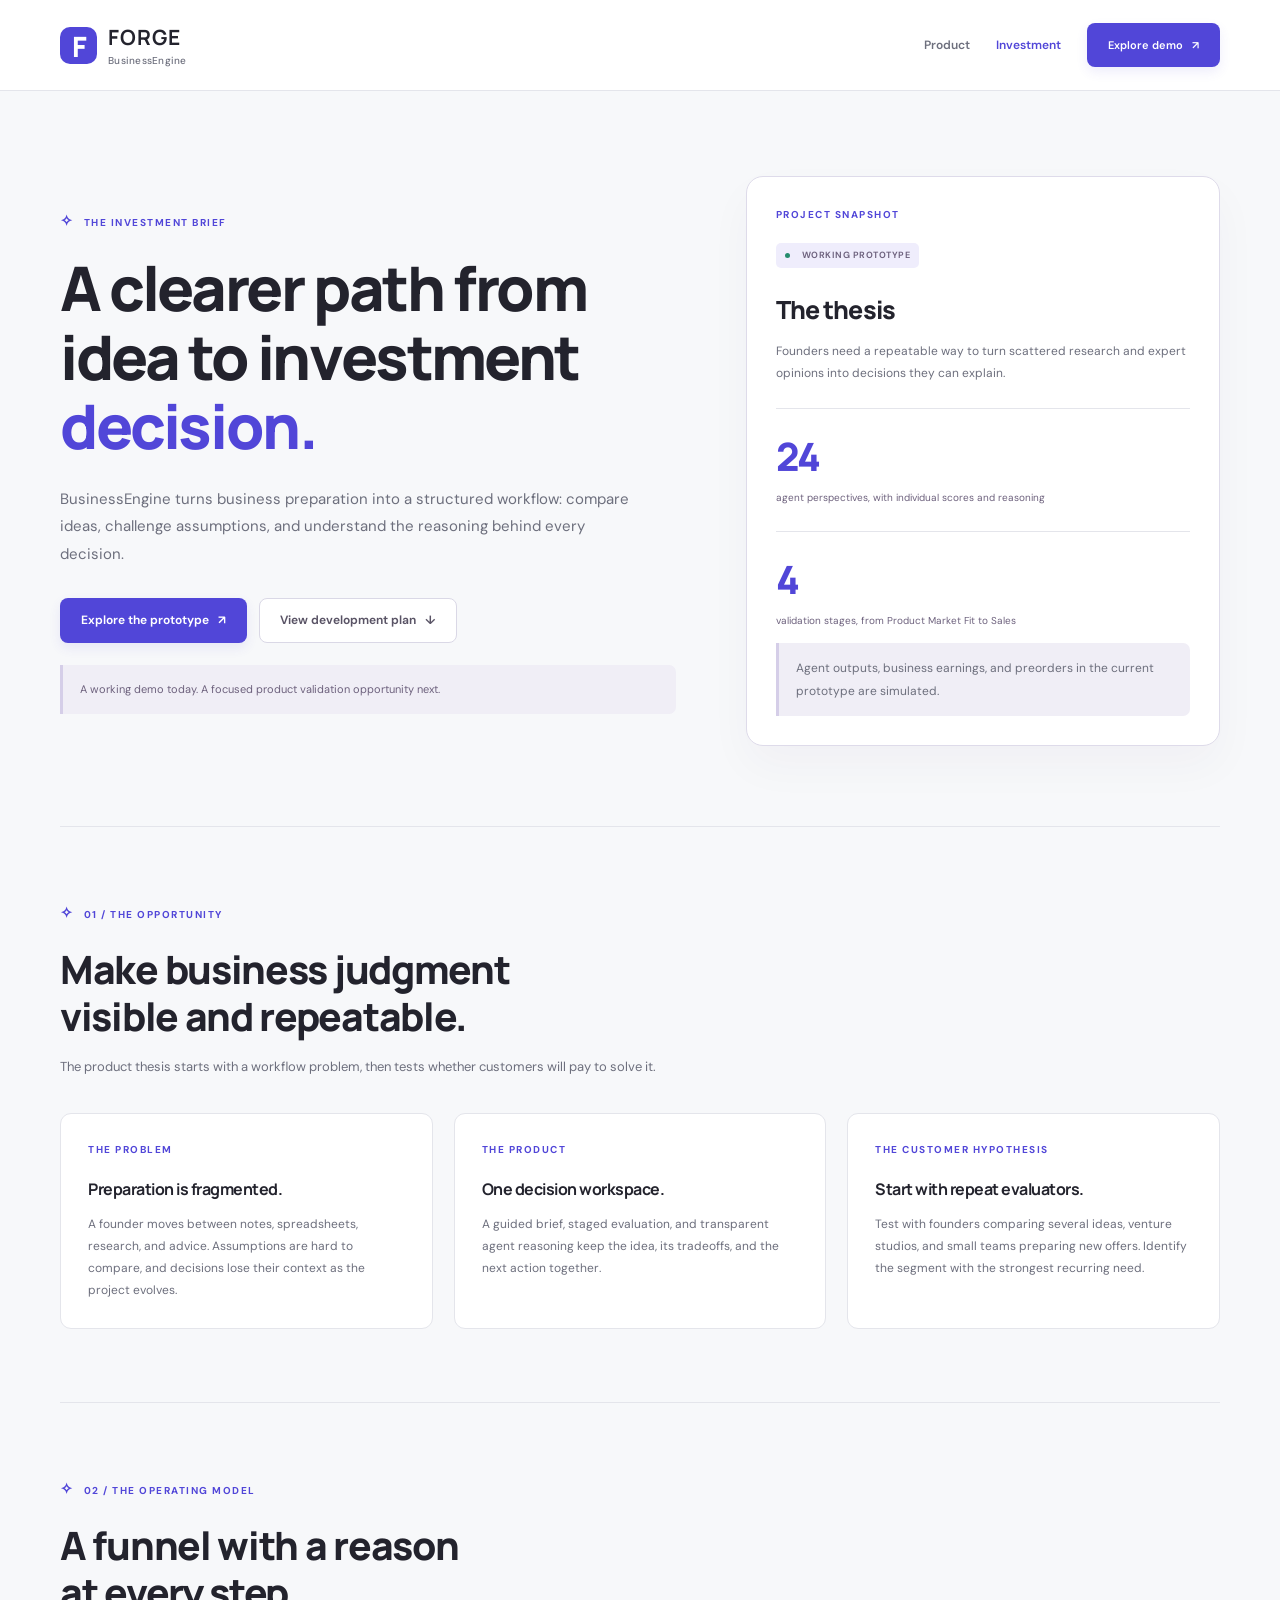
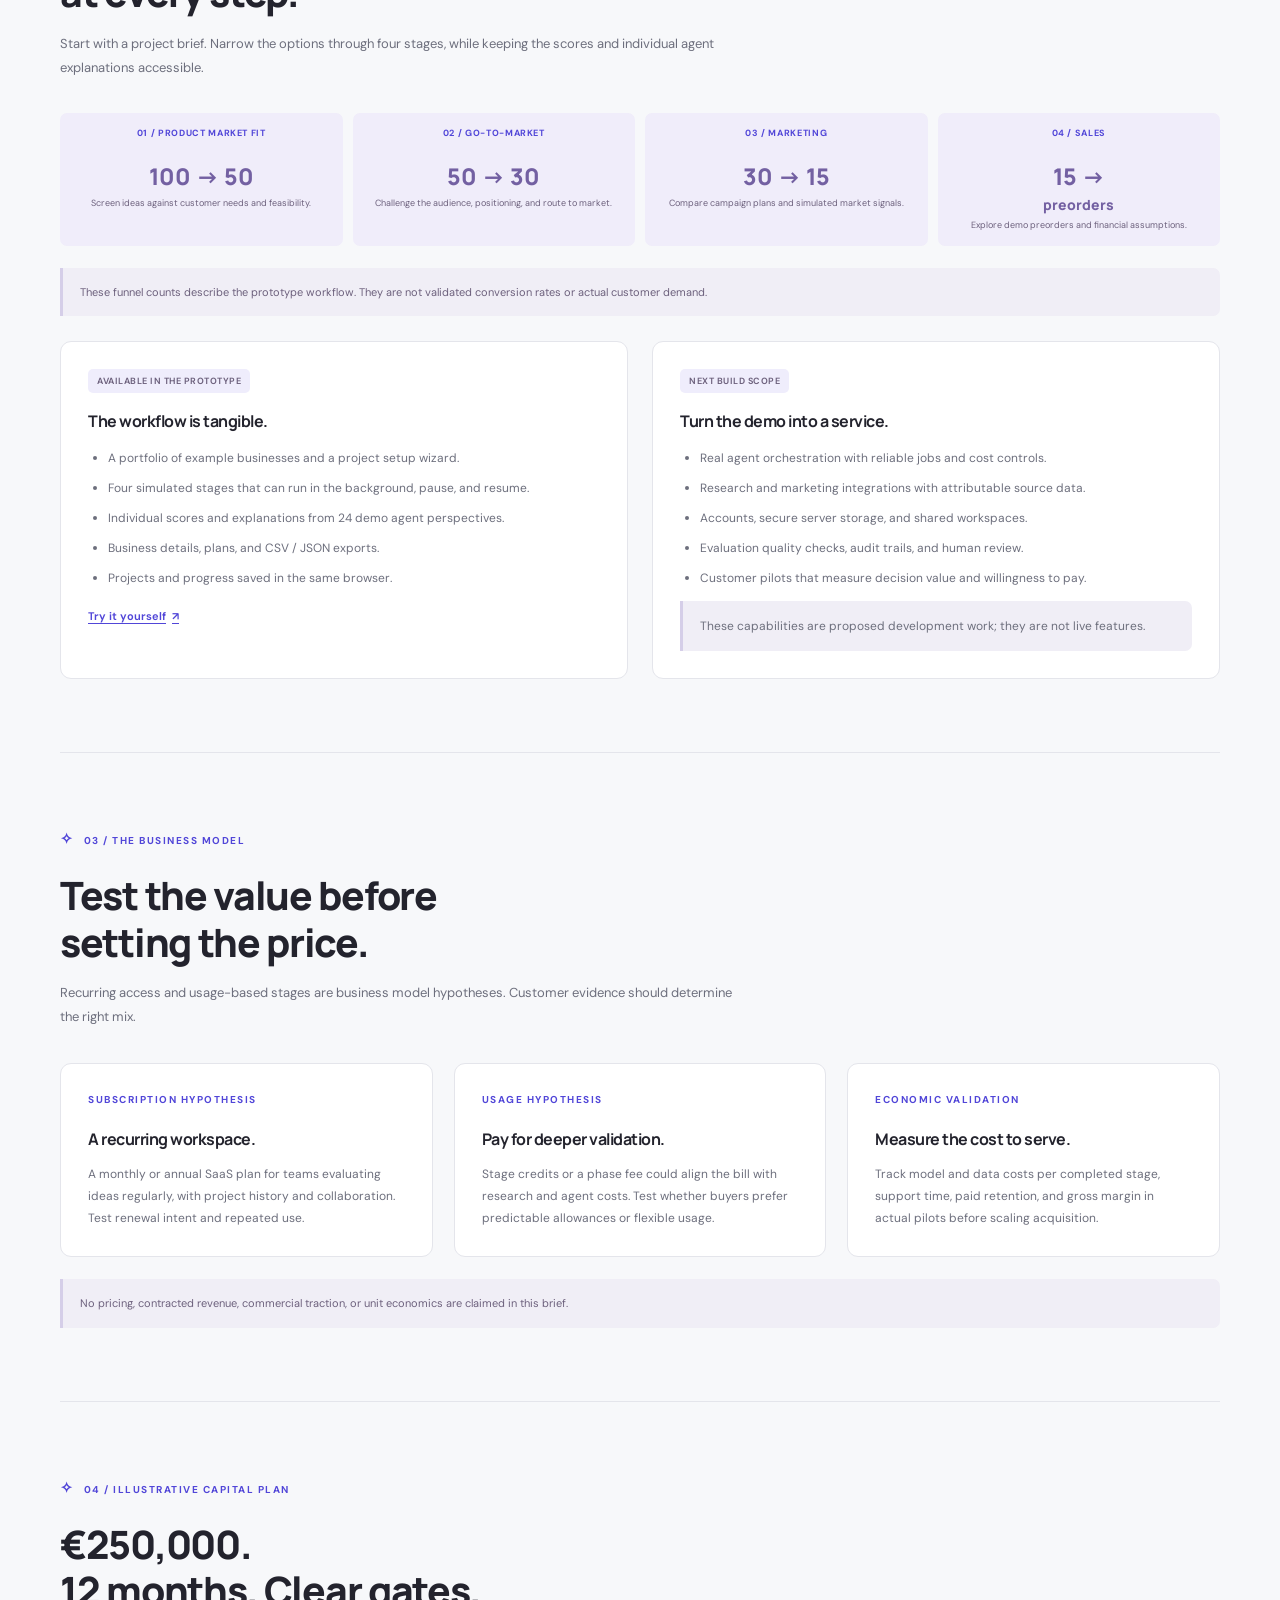
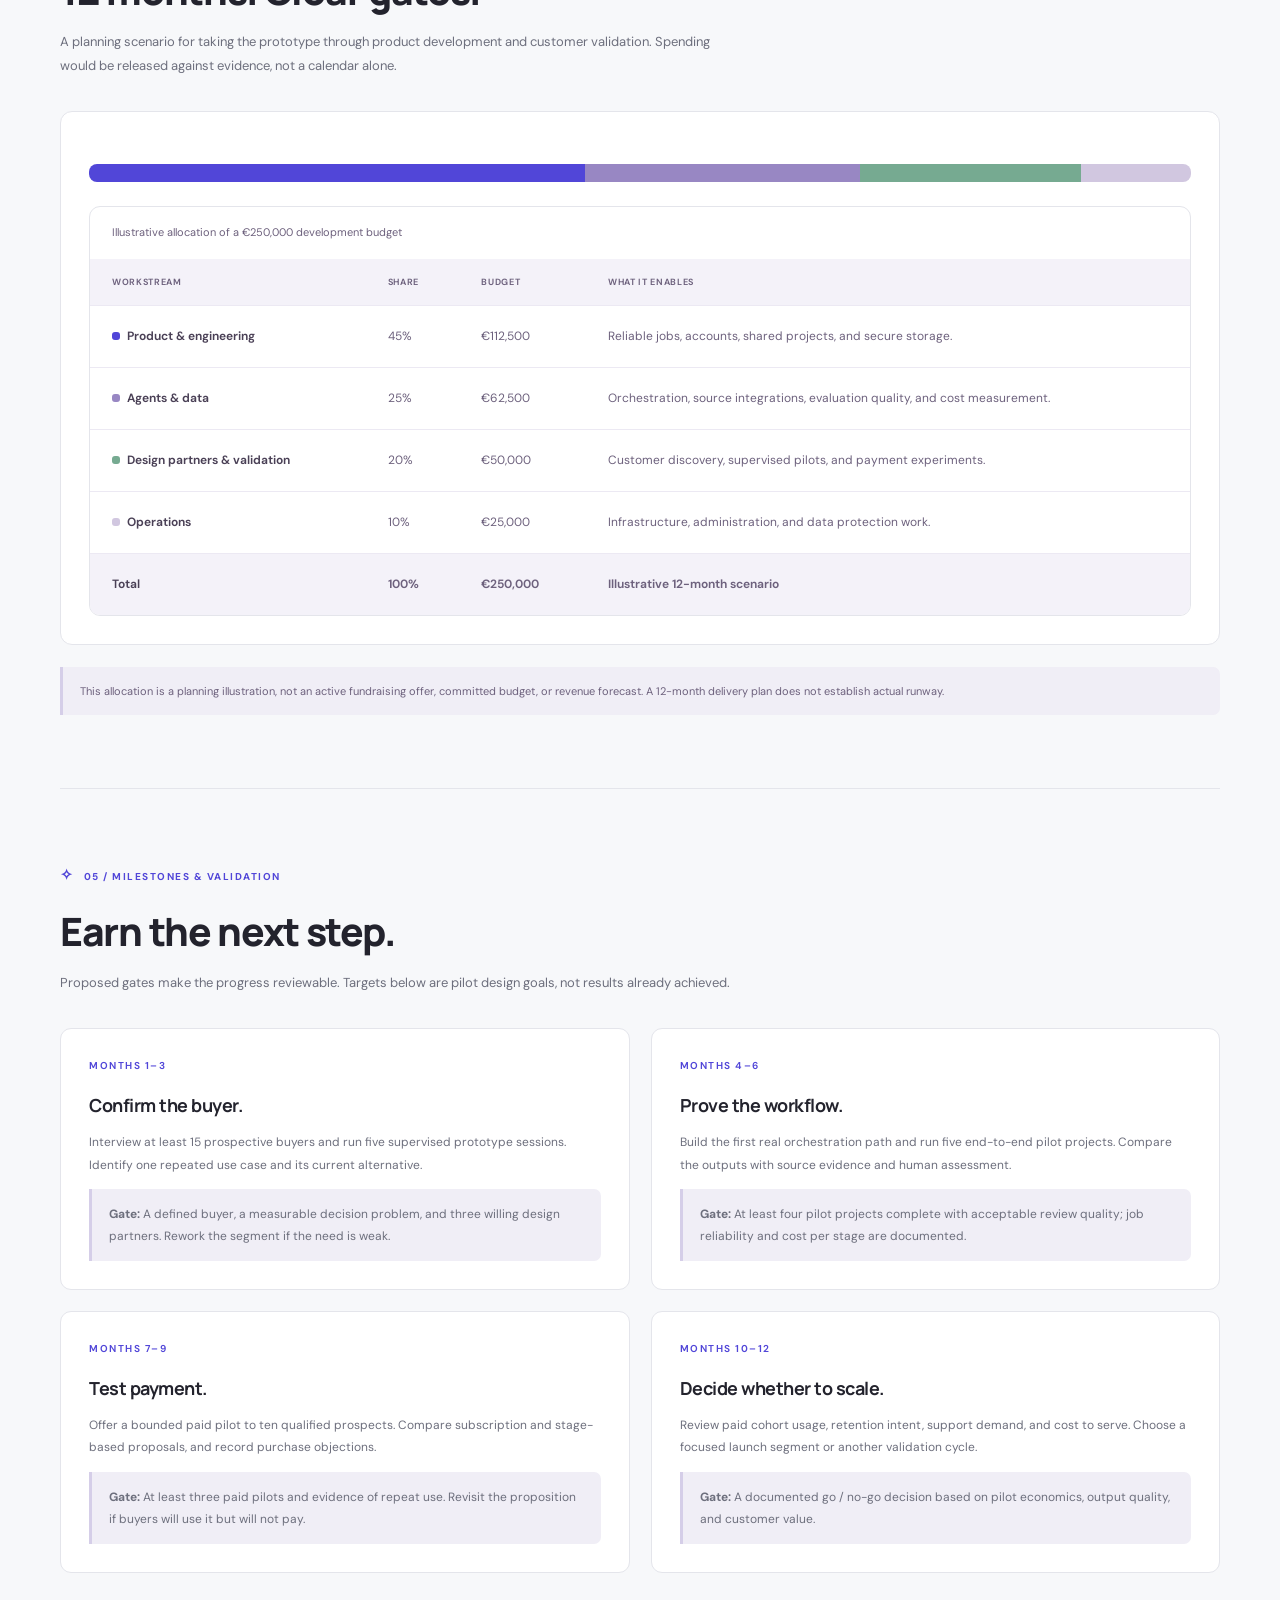
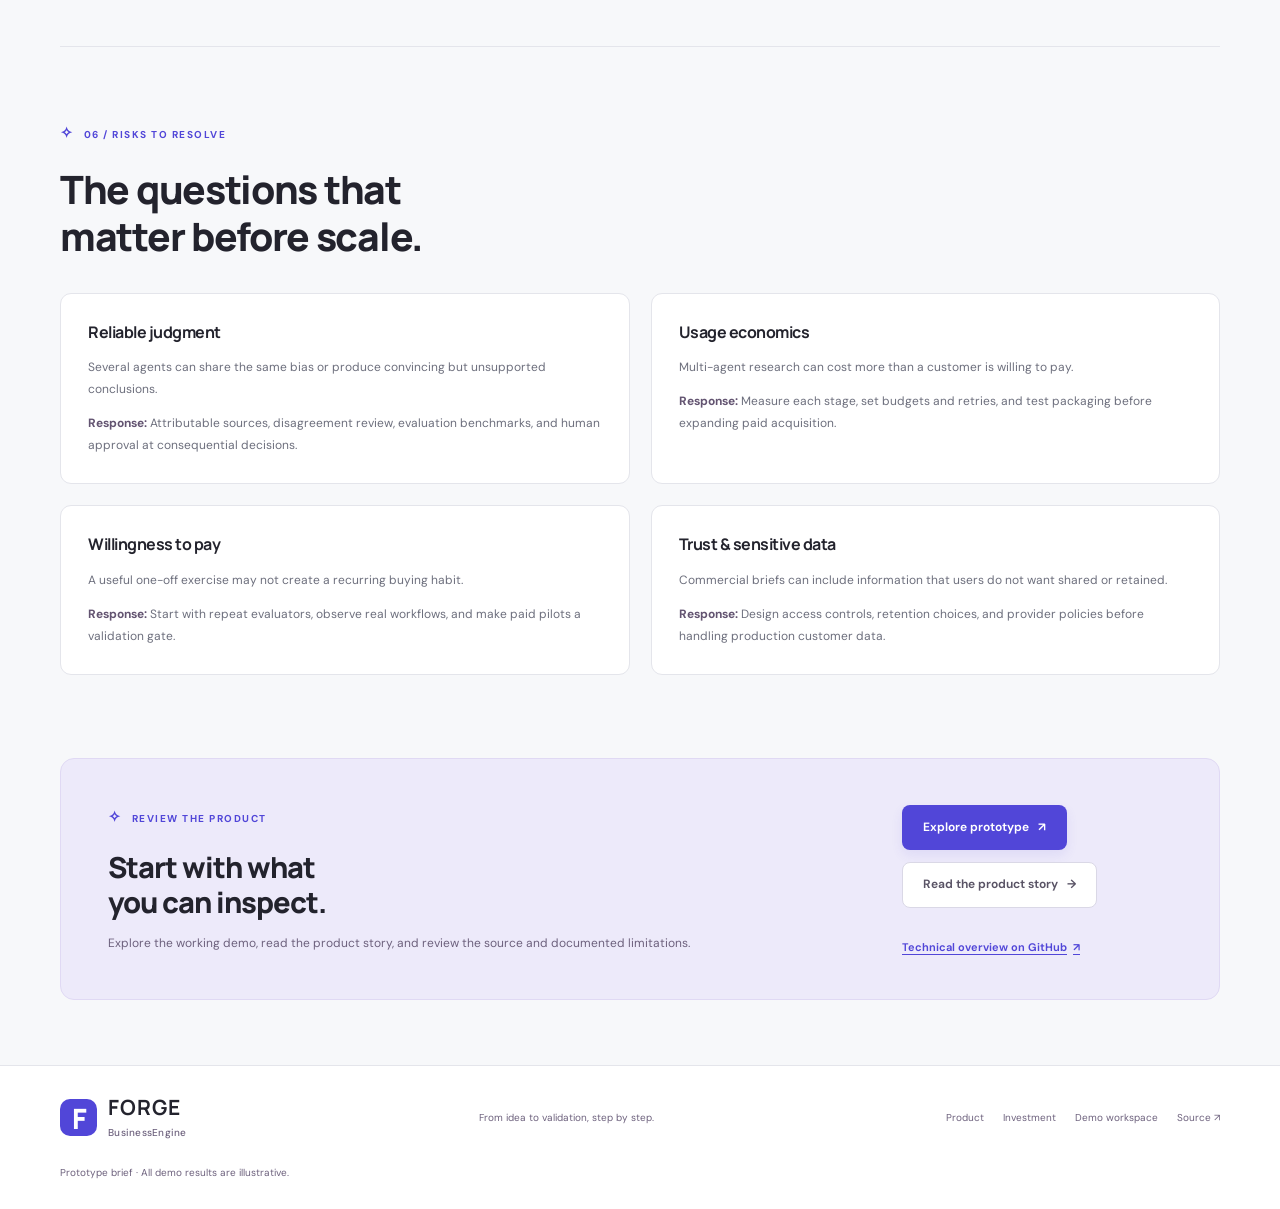
<file: investment.html>
<!doctype html>
<html lang="en">
<head>
  <meta charset="UTF-8">
  <meta name="viewport" content="width=device-width, initial-scale=1">
  <meta name="description" content="The BusinessEngine investment brief: product thesis, working prototype, business model hypotheses, and an illustrative development plan.">
  <meta name="theme-color" content="#5146d8">
  <title>Investment brief · BusinessEngine · FORGE</title>
  <link rel="icon" href="data:image/svg+xml,%3Csvg xmlns='http://www.w3.org/2000/svg' viewBox='0 0 64 64'%3E%3Crect width='64' height='64' rx='15' fill='%235146d8'/%3E%3Cpath d='M18 17h29v9H28v8h15v9H28v13H18z' fill='white'/%3E%3C/svg%3E">
  <link rel="stylesheet" href="project-pages.css?v=2c9afe7f69">
</head>
<body class="pp-page pp-investment-page">
  <a class="pp-skip-link" href="#main-content">Skip to content</a>
  <header class="pp-header">
    <div class="pp-shell">
    <a class="pp-brand" href="marketing.html" aria-label="BusinessEngine product home"><span class="pp-brand-mark" aria-hidden="true">F</span><span class="pp-brand-copy"><strong>FORGE</strong><small>BusinessEngine</small></span></a>
    <nav class="pp-nav" aria-label="Main navigation">
      <a href="marketing.html">Product</a>
      <a href="investment.html" aria-current="page">Investment</a>
      <a class="pp-button pp-button-primary" href="index.html#businesses">Explore demo <span aria-hidden="true">↗</span></a>
    </nav>
    </div>
  </header>

  <main id="main-content" class="pp-shell" tabindex="-1">
    <section class="pp-hero" aria-labelledby="investment-title">
      <div class="pp-hero-copy">
        <span class="pp-eyebrow">THE INVESTMENT BRIEF</span>
        <h1 id="investment-title">A clearer path from<br>idea to investment<br><em>decision.</em></h1>
        <p class="pp-lead">BusinessEngine turns business preparation into a structured workflow: compare ideas, challenge assumptions, and understand the reasoning behind every decision.</p>
        <div class="pp-actions"><a class="pp-button pp-button-primary" href="index.html#businesses">Explore the prototype <span aria-hidden="true">↗</span></a><a class="pp-button pp-button-secondary" href="#development-plan">View development plan <span aria-hidden="true">↓</span></a></div>
        <p class="pp-note">A working demo today. A focused product validation opportunity next.</p>
      </div>
      <aside class="pp-hero-panel" aria-label="Project snapshot">
        <span class="pp-kicker">PROJECT SNAPSHOT</span>
        <div class="pp-status"><span aria-hidden="true"></span>Working prototype</div>
        <h2>The thesis</h2>
        <p>Founders need a repeatable way to turn scattered research and expert opinions into decisions they can explain.</p>
        <div class="pp-stat"><strong>24</strong><span class="pp-stat-label">agent perspectives, with individual scores and reasoning</span></div>
        <div class="pp-stat"><strong>4</strong><span class="pp-stat-label">validation stages, from Product Market Fit to Sales</span></div>
        <p class="pp-note">Agent outputs, business earnings, and preorders in the current prototype are simulated.</p>
      </aside>
    </section>

    <section class="pp-section" aria-labelledby="thesis-heading">
      <div class="pp-section-heading"><span class="pp-eyebrow">01 / THE OPPORTUNITY</span><h2 id="thesis-heading">Make business judgment<br>visible and repeatable.</h2><p>The product thesis starts with a workflow problem, then tests whether customers will pay to solve it.</p></div>
      <div class="pp-grid pp-grid-three">
        <article class="pp-card"><span class="pp-kicker">THE PROBLEM</span><h3>Preparation is fragmented.</h3><p>A founder moves between notes, spreadsheets, research, and advice. Assumptions are hard to compare, and decisions lose their context as the project evolves.</p></article>
        <article class="pp-card"><span class="pp-kicker">THE PRODUCT</span><h3>One decision workspace.</h3><p>A guided brief, staged evaluation, and transparent agent reasoning keep the idea, its tradeoffs, and the next action together.</p></article>
        <article class="pp-card"><span class="pp-kicker">THE CUSTOMER HYPOTHESIS</span><h3>Start with repeat evaluators.</h3><p>Test with founders comparing several ideas, venture studios, and small teams preparing new offers. Identify the segment with the strongest recurring need.</p></article>
      </div>
    </section>

    <section class="pp-section" aria-labelledby="workflow-heading">
      <div class="pp-section-heading"><span class="pp-eyebrow">02 / THE OPERATING MODEL</span><h2 id="workflow-heading">A funnel with a reason<br>at every step.</h2><p>Start with a project brief. Narrow the options through four stages, while keeping the scores and individual agent explanations accessible.</p></div>
      <div class="pp-stage-strip" aria-label="Illustrative idea validation funnel">
        <div class="pp-stage"><span class="pp-kicker">01 / PRODUCT MARKET FIT</span><strong>100 <span aria-hidden="true">→</span> 50</strong><p>Screen ideas against customer needs and feasibility.</p></div>
        <div class="pp-stage"><span class="pp-kicker">02 / GO-TO-MARKET</span><strong>50 <span aria-hidden="true">→</span> 30</strong><p>Challenge the audience, positioning, and route to market.</p></div>
        <div class="pp-stage"><span class="pp-kicker">03 / MARKETING</span><strong>30 <span aria-hidden="true">→</span> 15</strong><p>Compare campaign plans and simulated market signals.</p></div>
        <div class="pp-stage"><span class="pp-kicker">04 / SALES</span><strong>15 <span aria-hidden="true">→</span><span class="pp-stage-outcome">preorders</span></strong><p>Explore demo preorders and financial assumptions.</p></div>
      </div>
      <p class="pp-note">These funnel counts describe the prototype workflow. They are not validated conversion rates or actual customer demand.</p>
      <div class="pp-split">
        <article class="pp-card"><span class="pp-tag">AVAILABLE IN THE PROTOTYPE</span><h3>The workflow is tangible.</h3><ul class="pp-list"><li>A portfolio of example businesses and a project setup wizard.</li><li>Four simulated stages that can run in the background, pause, and resume.</li><li>Individual scores and explanations from 24 demo agent perspectives.</li><li>Business details, plans, and CSV / JSON exports.</li><li>Projects and progress saved in the same browser.</li></ul><a class="pp-inline-link" href="index.html#businesses">Try it yourself <span aria-hidden="true">↗</span></a></article>
        <article class="pp-card"><span class="pp-tag">NEXT BUILD SCOPE</span><h3>Turn the demo into a service.</h3><ul class="pp-list"><li>Real agent orchestration with reliable jobs and cost controls.</li><li>Research and marketing integrations with attributable source data.</li><li>Accounts, secure server storage, and shared workspaces.</li><li>Evaluation quality checks, audit trails, and human review.</li><li>Customer pilots that measure decision value and willingness to pay.</li></ul><p class="pp-note">These capabilities are proposed development work; they are not live features.</p></article>
      </div>
    </section>

    <section class="pp-section" aria-labelledby="model-heading">
      <div class="pp-section-heading"><span class="pp-eyebrow">03 / THE BUSINESS MODEL</span><h2 id="model-heading">Test the value before<br>setting the price.</h2><p>Recurring access and usage-based stages are business model hypotheses. Customer evidence should determine the right mix.</p></div>
      <div class="pp-grid pp-grid-three">
        <article class="pp-card"><span class="pp-kicker">SUBSCRIPTION HYPOTHESIS</span><h3>A recurring workspace.</h3><p>A monthly or annual SaaS plan for teams evaluating ideas regularly, with project history and collaboration. Test renewal intent and repeated use.</p></article>
        <article class="pp-card"><span class="pp-kicker">USAGE HYPOTHESIS</span><h3>Pay for deeper validation.</h3><p>Stage credits or a phase fee could align the bill with research and agent costs. Test whether buyers prefer predictable allowances or flexible usage.</p></article>
        <article class="pp-card"><span class="pp-kicker">ECONOMIC VALIDATION</span><h3>Measure the cost to serve.</h3><p>Track model and data costs per completed stage, support time, paid retention, and gross margin in actual pilots before scaling acquisition.</p></article>
      </div>
      <p class="pp-note">No pricing, contracted revenue, commercial traction, or unit economics are claimed in this brief.</p>
    </section>

    <section id="development-plan" class="pp-section" aria-labelledby="allocation-heading">
      <div class="pp-section-heading"><span class="pp-eyebrow">04 / ILLUSTRATIVE CAPITAL PLAN</span><h2 id="allocation-heading">€250,000.<br>12 months. Clear gates.</h2><p>A planning scenario for taking the prototype through product development and customer validation. Spending would be released against evidence, not a calendar alone.</p></div>
      <div class="pp-allocation">
        <div class="pp-allocation-bar" aria-hidden="true"><span class="pp-allocation-product"></span><span class="pp-allocation-agents"></span><span class="pp-allocation-validation"></span><span class="pp-allocation-operations"></span></div>
        <div class="pp-table-wrap"><table class="pp-table"><caption>Illustrative allocation of a €250,000 development budget</caption><thead><tr><th scope="col">Workstream</th><th scope="col">Share</th><th scope="col">Budget</th><th scope="col">What it enables</th></tr></thead><tbody>
          <tr><th scope="row"><span class="pp-allocation-dot pp-allocation-product" aria-hidden="true"></span>Product &amp; engineering</th><td>45%</td><td>€112,500</td><td>Reliable jobs, accounts, shared projects, and secure storage.</td></tr>
          <tr><th scope="row"><span class="pp-allocation-dot pp-allocation-agents" aria-hidden="true"></span>Agents &amp; data</th><td>25%</td><td>€62,500</td><td>Orchestration, source integrations, evaluation quality, and cost measurement.</td></tr>
          <tr><th scope="row"><span class="pp-allocation-dot pp-allocation-validation" aria-hidden="true"></span>Design partners &amp; validation</th><td>20%</td><td>€50,000</td><td>Customer discovery, supervised pilots, and payment experiments.</td></tr>
          <tr><th scope="row"><span class="pp-allocation-dot pp-allocation-operations" aria-hidden="true"></span>Operations</th><td>10%</td><td>€25,000</td><td>Infrastructure, administration, and data protection work.</td></tr>
        </tbody><tfoot><tr><th scope="row">Total</th><td>100%</td><td>€250,000</td><td>Illustrative 12-month scenario</td></tr></tfoot></table></div>
      </div>
      <p class="pp-note">This allocation is a planning illustration, not an active fundraising offer, committed budget, or revenue forecast. A 12-month delivery plan does not establish actual runway.</p>
    </section>

    <section class="pp-section" aria-labelledby="roadmap-heading">
      <div class="pp-section-heading"><span class="pp-eyebrow">05 / MILESTONES &amp; VALIDATION</span><h2 id="roadmap-heading">Earn the next step.</h2><p>Proposed gates make the progress reviewable. Targets below are pilot design goals, not results already achieved.</p></div>
      <div class="pp-roadmap">
        <article class="pp-roadmap-item"><span class="pp-kicker">MONTHS 1–3</span><h3>Confirm the buyer.</h3><p>Interview at least 15 prospective buyers and run five supervised prototype sessions. Identify one repeated use case and its current alternative.</p><p class="pp-note"><strong>Gate:</strong> A defined buyer, a measurable decision problem, and three willing design partners. Rework the segment if the need is weak.</p></article>
        <article class="pp-roadmap-item"><span class="pp-kicker">MONTHS 4–6</span><h3>Prove the workflow.</h3><p>Build the first real orchestration path and run five end-to-end pilot projects. Compare the outputs with source evidence and human assessment.</p><p class="pp-note"><strong>Gate:</strong> At least four pilot projects complete with acceptable review quality; job reliability and cost per stage are documented.</p></article>
        <article class="pp-roadmap-item"><span class="pp-kicker">MONTHS 7–9</span><h3>Test payment.</h3><p>Offer a bounded paid pilot to ten qualified prospects. Compare subscription and stage-based proposals, and record purchase objections.</p><p class="pp-note"><strong>Gate:</strong> At least three paid pilots and evidence of repeat use. Revisit the proposition if buyers will use it but will not pay.</p></article>
        <article class="pp-roadmap-item"><span class="pp-kicker">MONTHS 10–12</span><h3>Decide whether to scale.</h3><p>Review paid cohort usage, retention intent, support demand, and cost to serve. Choose a focused launch segment or another validation cycle.</p><p class="pp-note"><strong>Gate:</strong> A documented go / no-go decision based on pilot economics, output quality, and customer value.</p></article>
      </div>
    </section>

    <section class="pp-section" aria-labelledby="risk-heading">
      <div class="pp-section-heading"><span class="pp-eyebrow">06 / RISKS TO RESOLVE</span><h2 id="risk-heading">The questions that<br>matter before scale.</h2></div>
      <div class="pp-grid pp-risk-grid">
        <article class="pp-card"><h3>Reliable judgment</h3><p>Several agents can share the same bias or produce convincing but unsupported conclusions.</p><p><strong>Response:</strong> Attributable sources, disagreement review, evaluation benchmarks, and human approval at consequential decisions.</p></article>
        <article class="pp-card"><h3>Usage economics</h3><p>Multi-agent research can cost more than a customer is willing to pay.</p><p><strong>Response:</strong> Measure each stage, set budgets and retries, and test packaging before expanding paid acquisition.</p></article>
        <article class="pp-card"><h3>Willingness to pay</h3><p>A useful one-off exercise may not create a recurring buying habit.</p><p><strong>Response:</strong> Start with repeat evaluators, observe real workflows, and make paid pilots a validation gate.</p></article>
        <article class="pp-card"><h3>Trust &amp; sensitive data</h3><p>Commercial briefs can include information that users do not want shared or retained.</p><p><strong>Response:</strong> Design access controls, retention choices, and provider policies before handling production customer data.</p></article>
      </div>
    </section>

    <section class="pp-section pp-cta" aria-labelledby="review-heading">
      <div><span class="pp-eyebrow">REVIEW THE PRODUCT</span><h2 id="review-heading">Start with what<br>you can inspect.</h2><p>Explore the working demo, read the product story, and review the source and documented limitations.</p></div>
      <div class="pp-actions"><a class="pp-button pp-button-primary" href="index.html#businesses">Explore prototype <span aria-hidden="true">↗</span></a><a class="pp-button pp-button-secondary" href="marketing.html">Read the product story <span aria-hidden="true">→</span></a><a class="pp-inline-link" href="https://github.com/srdjan-ethernal/BusinessEngine/blob/main/README.md" target="_blank" rel="noopener noreferrer">Technical overview on GitHub <span aria-hidden="true">↗</span></a></div>
    </section>
  </main>

  <footer class="pp-footer"><div class="pp-shell"><a class="pp-brand" href="marketing.html"><span class="pp-brand-mark" aria-hidden="true">F</span><span class="pp-brand-copy"><strong>FORGE</strong><small>BusinessEngine</small></span></a><p>From idea to validation, step by step.</p><nav class="pp-footer-links" aria-label="Footer navigation"><a href="marketing.html">Product</a><a href="investment.html" aria-current="page">Investment</a><a href="index.html#businesses">Demo workspace</a><a href="https://github.com/srdjan-ethernal/BusinessEngine" target="_blank" rel="noopener noreferrer">Source ↗</a></nav><small>Prototype brief · All demo results are illustrative.</small></div></footer>
</body>
</html>
</file>
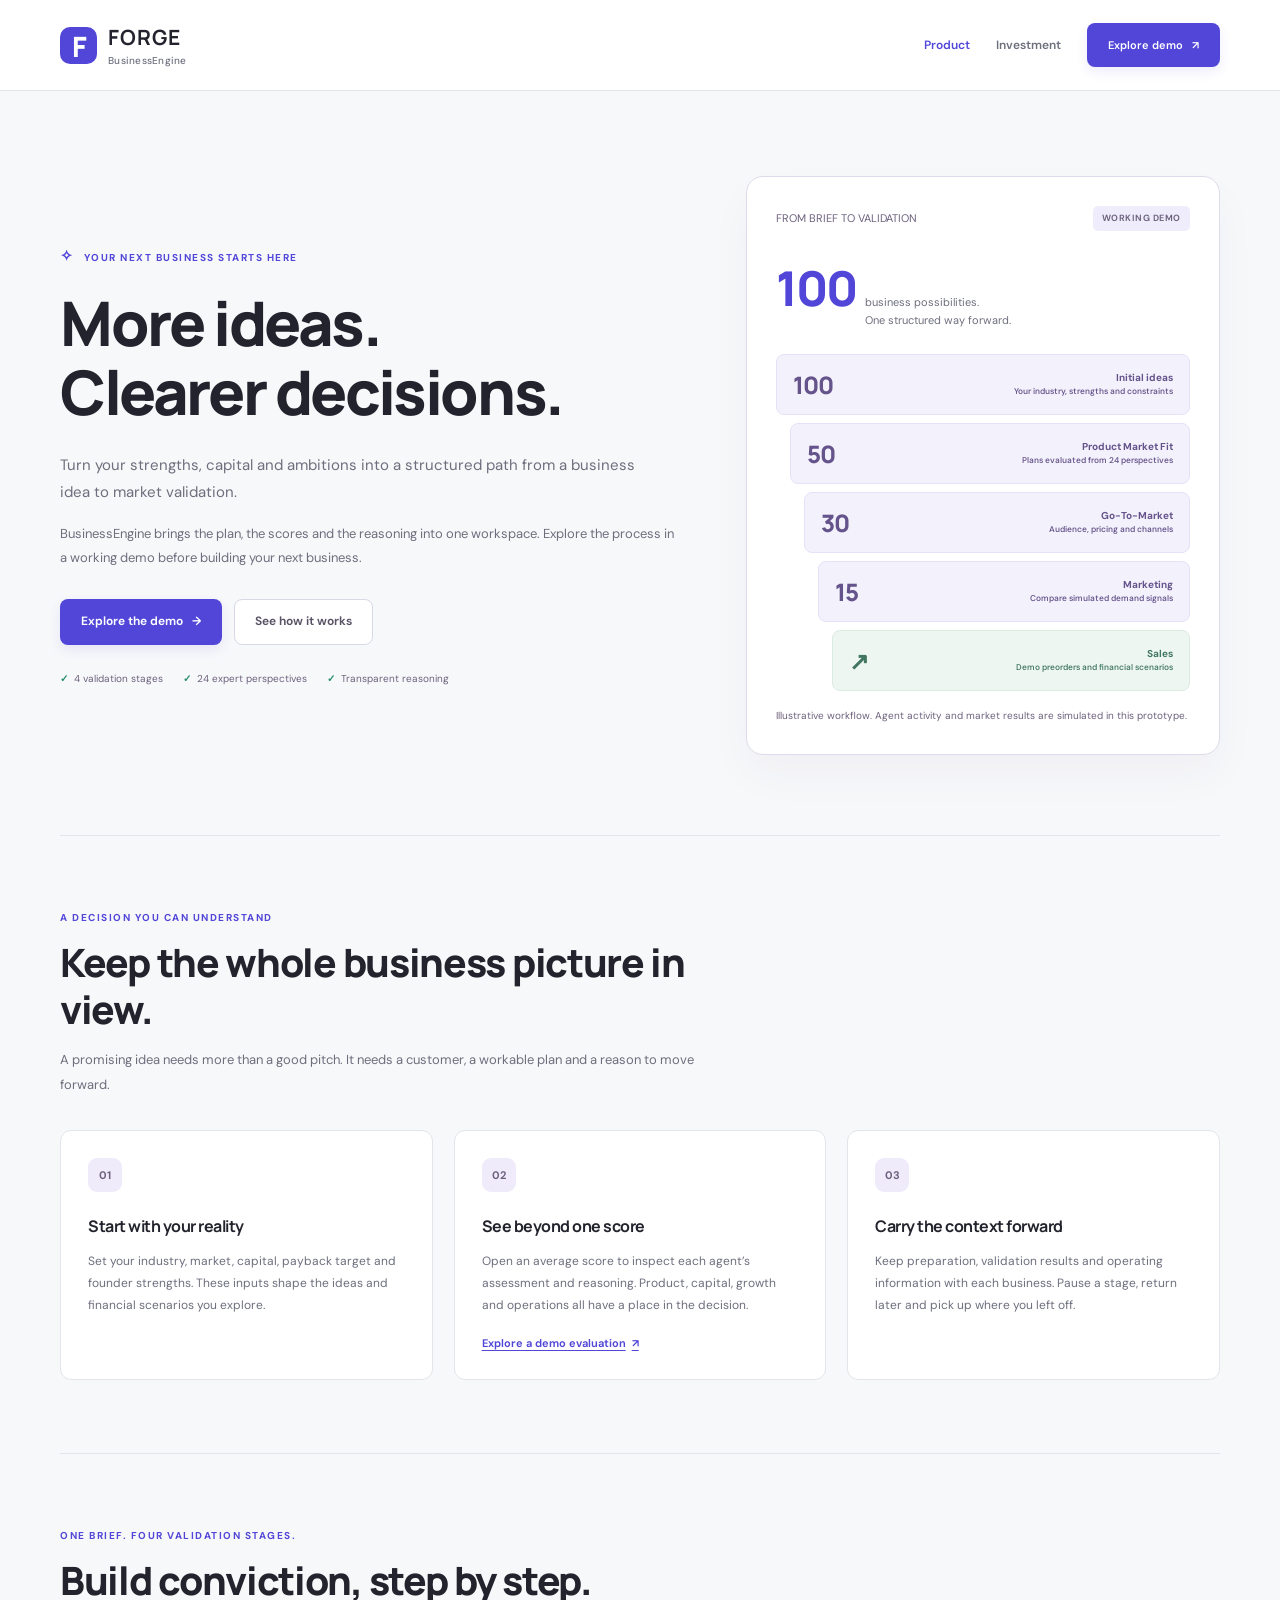
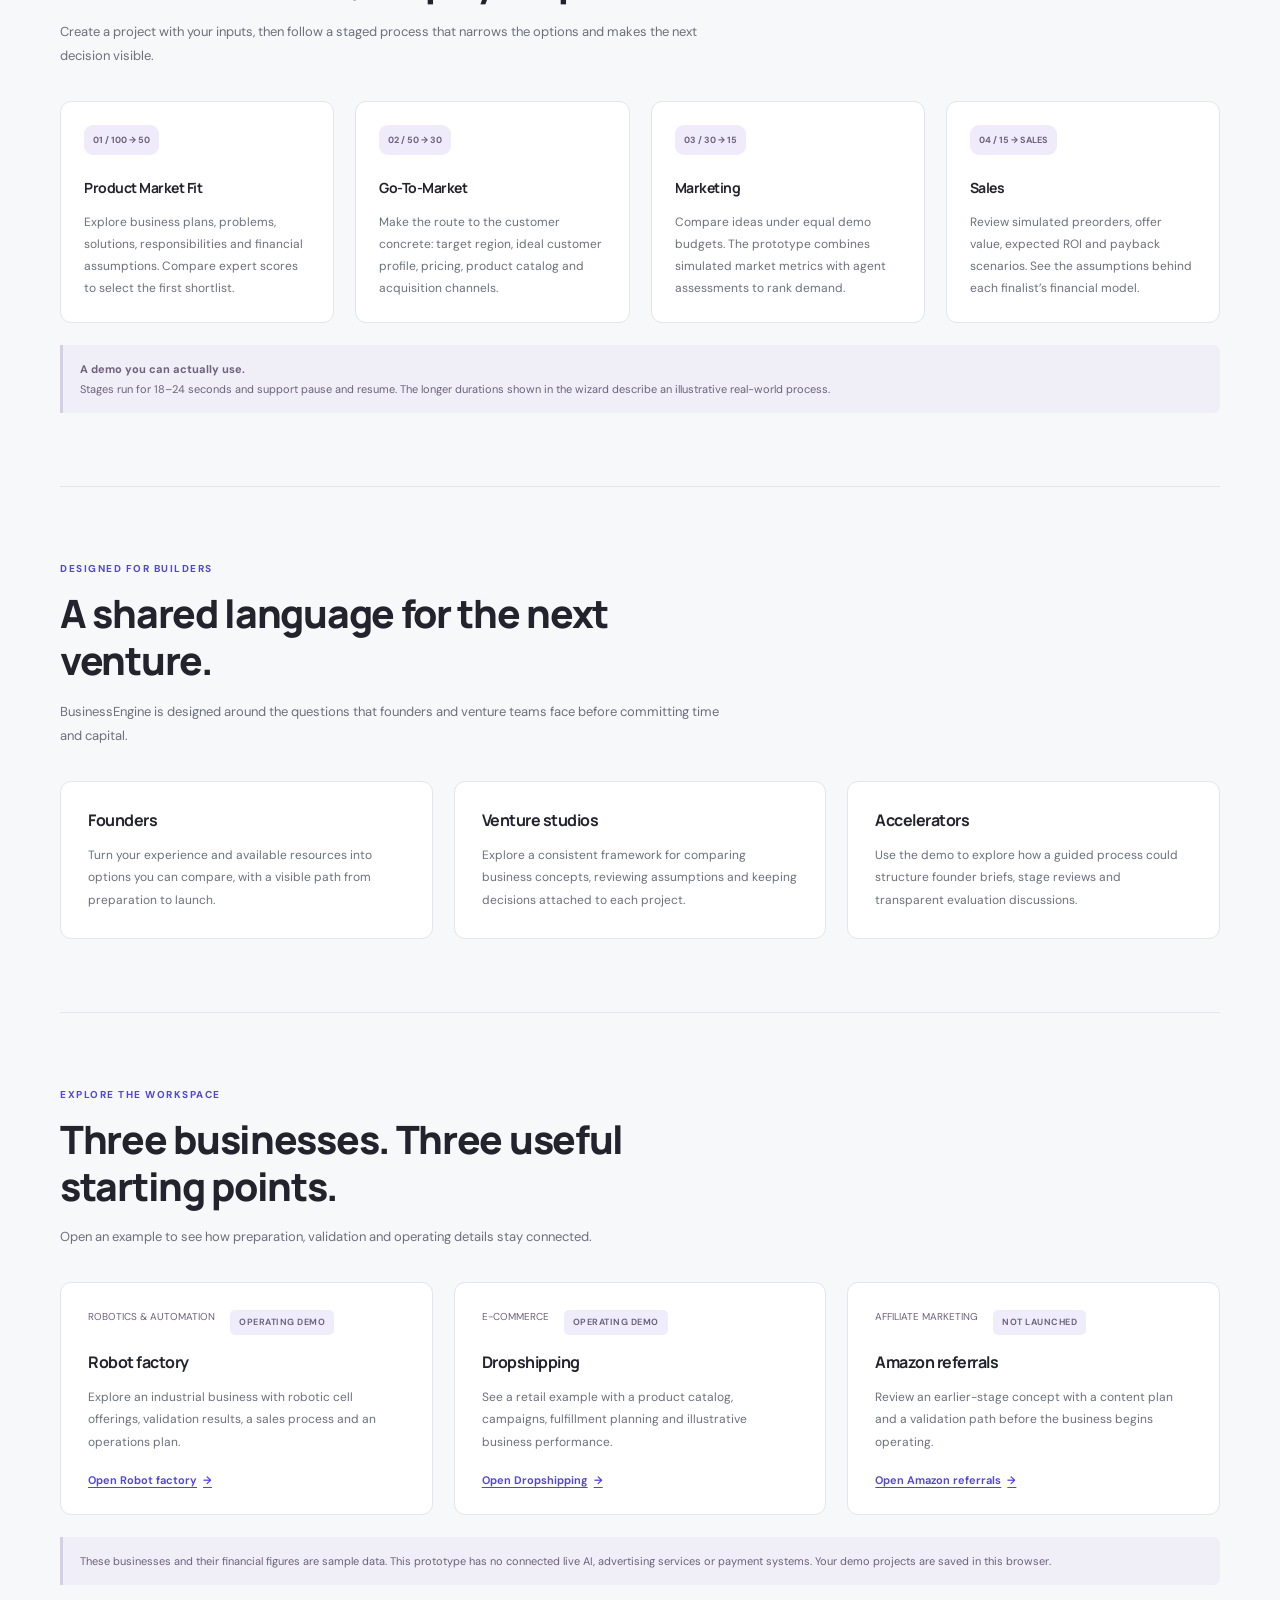
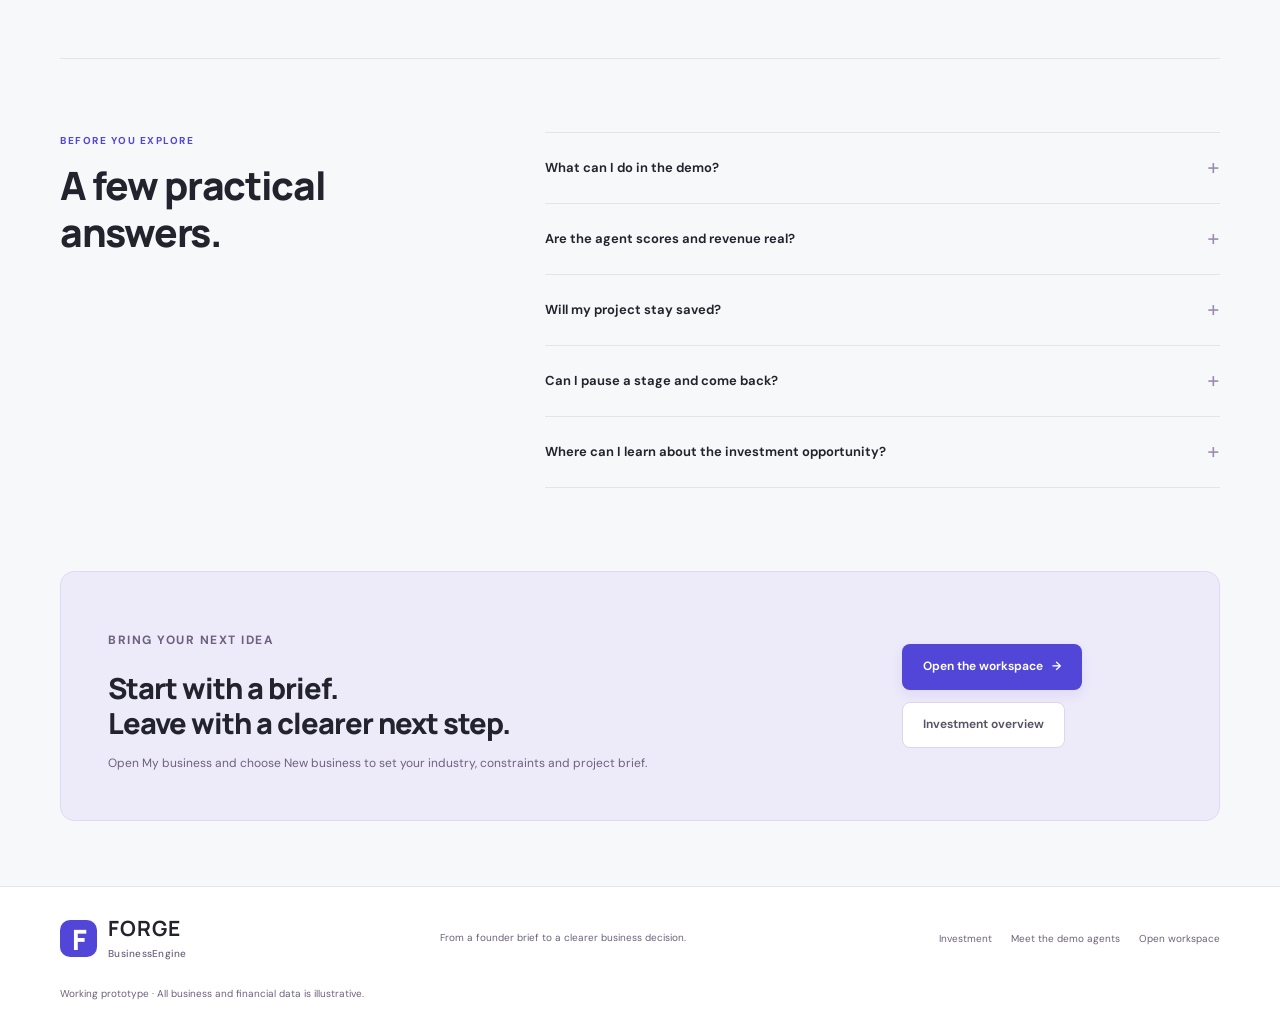
<file: marketing.html>
<!doctype html>
<html lang="en">
<head>
  <meta charset="UTF-8">
  <meta name="viewport" content="width=device-width, initial-scale=1">
  <meta name="description" content="BusinessEngine brings business ideas, expert perspectives and staged validation into one guided workspace. Explore the working FORGE demo.">
  <meta name="theme-color" content="#5146d8">
  <title>BusinessEngine · From a founder brief to a clearer business decision</title>
  <link rel="icon" href="data:image/svg+xml,%3Csvg xmlns='http://www.w3.org/2000/svg' viewBox='0 0 64 64'%3E%3Crect width='64' height='64' rx='15' fill='%235146d8'/%3E%3Cpath d='M18 17h29v9H28v8h15v9H28v13H18z' fill='white'/%3E%3C/svg%3E">
  <link rel="stylesheet" href="project-pages.css?v=2c9afe7f69">
</head>
<body>
  <a class="pp-skip-link" href="#main-content">Skip to content</a>
  <header class="pp-header">
    <div class="pp-shell">
    <a class="pp-brand" href="marketing.html" aria-label="FORGE BusinessEngine home"><span class="pp-brand-mark" aria-hidden="true">F</span><span class="pp-brand-copy"><strong>FORGE</strong><small>BusinessEngine</small></span></a>
    <nav class="pp-nav" aria-label="Project navigation">
      <a href="marketing.html" aria-current="page">Product</a>
      <a href="investment.html">Investment</a>
      <a class="pp-button pp-button-primary" href="index.html#businesses">Explore demo <span aria-hidden="true">↗</span></a>
    </nav>
    </div>
  </header>

  <main id="main-content" class="pp-shell" tabindex="-1">
    <section class="pp-hero" aria-labelledby="hero-title">
      <div class="pp-hero-copy">
        <p class="pp-eyebrow"><span aria-hidden="true"></span>YOUR NEXT BUSINESS STARTS HERE</p>
        <h1 id="hero-title">More ideas.<br>Clearer decisions.</h1>
        <p class="pp-lead">Turn your strengths, capital and ambitions into a structured path from a business idea to market validation.</p>
        <p>BusinessEngine brings the plan, the scores and the reasoning into one workspace. Explore the process in a working demo before building your next business.</p>
        <div class="pp-actions">
          <a class="pp-button pp-button-primary" href="index.html#businesses">Explore the demo <span aria-hidden="true">→</span></a>
          <a class="pp-button pp-button-secondary" href="#process">See how it works</a>
        </div>
        <p class="pp-proof-line"><span>4 validation stages</span><span>24 expert perspectives</span><span>Transparent reasoning</span></p>
      </div>
      <div class="pp-workflow" aria-label="Demo workflow: 100 initial ideas, 50 after Product Market Fit, 30 after Go-To-Market, 15 after Marketing, then simulated Sales preorders">
        <div class="pp-workflow-top"><span>FROM BRIEF TO VALIDATION</span><span class="pp-tag">WORKING DEMO</span></div>
        <div class="pp-workflow-stat"><strong>100</strong><span>business possibilities.<br>One structured way forward.</span></div>
        <ol class="pp-workflow-path">
          <li class="pp-workflow-step"><span class="pp-workflow-number">100</span><span class="pp-workflow-label"><strong>Initial ideas</strong><small>Your industry, strengths and constraints</small></span></li>
          <li class="pp-workflow-step"><span class="pp-workflow-number">50</span><span class="pp-workflow-label"><strong>Product Market Fit</strong><small>Plans evaluated from 24 perspectives</small></span></li>
          <li class="pp-workflow-step"><span class="pp-workflow-number">30</span><span class="pp-workflow-label"><strong>Go-To-Market</strong><small>Audience, pricing and channels</small></span></li>
          <li class="pp-workflow-step"><span class="pp-workflow-number">15</span><span class="pp-workflow-label"><strong>Marketing</strong><small>Compare simulated demand signals</small></span></li>
          <li class="pp-workflow-step"><span class="pp-workflow-number pp-workflow-final" aria-hidden="true">↗</span><span class="pp-workflow-label"><strong>Sales</strong><small>Demo preorders and financial scenarios</small></span></li>
        </ol>
        <p class="pp-workflow-caption">Illustrative workflow. Agent activity and market results are simulated in this prototype.</p>
      </div>
    </section>

    <section class="pp-section" aria-labelledby="benefits-title">
      <div class="pp-section-heading"><p class="pp-section-kicker">A DECISION YOU CAN UNDERSTAND</p><h2 id="benefits-title">Keep the whole business picture in view.</h2><p>A promising idea needs more than a good pitch. It needs a customer, a workable plan and a reason to move forward.</p></div>
      <div class="pp-grid pp-grid-three">
        <article class="pp-card"><span class="pp-feature-number">01</span><h3>Start with your reality</h3><p>Set your industry, market, capital, payback target and founder strengths. These inputs shape the ideas and financial scenarios you explore.</p></article>
        <article class="pp-card"><span class="pp-feature-number">02</span><h3>See beyond one score</h3><p>Open an average score to inspect each agent’s assessment and reasoning. Product, capital, growth and operations all have a place in the decision.</p><a class="pp-text-link" href="index.html#evaluations/robot-factory/1/2/results">Explore a demo evaluation <span aria-hidden="true">↗</span></a></article>
        <article class="pp-card"><span class="pp-feature-number">03</span><h3>Carry the context forward</h3><p>Keep preparation, validation results and operating information with each business. Pause a stage, return later and pick up where you left off.</p></article>
      </div>
    </section>

    <section id="process" class="pp-section" aria-labelledby="process-title">
      <div class="pp-section-heading"><p class="pp-section-kicker">ONE BRIEF. FOUR VALIDATION STAGES.</p><h2 id="process-title">Build conviction, step by step.</h2><p>Create a project with your inputs, then follow a staged process that narrows the options and makes the next decision visible.</p></div>
      <div class="pp-grid pp-grid-four">
        <article class="pp-card"><span class="pp-feature-number">01 / 100 → 50</span><h3>Product Market Fit</h3><p>Explore business plans, problems, solutions, responsibilities and financial assumptions. Compare expert scores to select the first shortlist.</p></article>
        <article class="pp-card"><span class="pp-feature-number">02 / 50 → 30</span><h3>Go-To-Market</h3><p>Make the route to the customer concrete: target region, ideal customer profile, pricing, product catalog and acquisition channels.</p></article>
        <article class="pp-card"><span class="pp-feature-number">03 / 30 → 15</span><h3>Marketing</h3><p>Compare ideas under equal demo budgets. The prototype combines simulated market metrics with agent assessments to rank demand.</p></article>
        <article class="pp-card"><span class="pp-feature-number">04 / 15 → SALES</span><h3>Sales</h3><p>Review simulated preorders, offer value, expected ROI and payback scenarios. See the assumptions behind each finalist’s financial model.</p></article>
      </div>
      <div class="pp-note"><strong>A demo you can actually use.</strong><p>Stages run for 18–24 seconds and support pause and resume. The longer durations shown in the wizard describe an illustrative real-world process.</p></div>
    </section>

    <section class="pp-section" aria-labelledby="audience-title">
      <div class="pp-section-heading"><p class="pp-section-kicker">DESIGNED FOR BUILDERS</p><h2 id="audience-title">A shared language for the next venture.</h2><p>BusinessEngine is designed around the questions that founders and venture teams face before committing time and capital.</p></div>
      <div class="pp-grid pp-grid-three">
        <article class="pp-card"><h3>Founders</h3><p>Turn your experience and available resources into options you can compare, with a visible path from preparation to launch.</p></article>
        <article class="pp-card"><h3>Venture studios</h3><p>Explore a consistent framework for comparing business concepts, reviewing assumptions and keeping decisions attached to each project.</p></article>
        <article class="pp-card"><h3>Accelerators</h3><p>Use the demo to explore how a guided process could structure founder briefs, stage reviews and transparent evaluation discussions.</p></article>
      </div>
    </section>

    <section id="demo" class="pp-section" aria-labelledby="demo-title">
      <div class="pp-section-heading"><p class="pp-section-kicker">EXPLORE THE WORKSPACE</p><h2 id="demo-title">Three businesses. Three useful starting points.</h2><p>Open an example to see how preparation, validation and operating details stay connected.</p></div>
      <div class="pp-grid pp-grid-three">
        <article class="pp-card pp-demo-card"><div class="pp-demo-meta"><span>ROBOTICS &amp; AUTOMATION</span><span class="pp-tag">Operating demo</span></div><h3>Robot factory</h3><p>Explore an industrial business with robotic cell offerings, validation results, a sales process and an operations plan.</p><a class="pp-text-link" href="index.html#business/robot-factory">Open Robot factory <span aria-hidden="true">→</span></a></article>
        <article class="pp-card pp-demo-card"><div class="pp-demo-meta"><span>E-COMMERCE</span><span class="pp-tag">Operating demo</span></div><h3>Dropshipping</h3><p>See a retail example with a product catalog, campaigns, fulfillment planning and illustrative business performance.</p><a class="pp-text-link" href="index.html#business/dropshipping">Open Dropshipping <span aria-hidden="true">→</span></a></article>
        <article class="pp-card pp-demo-card"><div class="pp-demo-meta"><span>AFFILIATE MARKETING</span><span class="pp-tag">Not launched</span></div><h3>Amazon referrals</h3><p>Review an earlier-stage concept with a content plan and a validation path before the business begins operating.</p><a class="pp-text-link" href="index.html#business/amazon-referrals">Open Amazon referrals <span aria-hidden="true">→</span></a></article>
      </div>
      <p class="pp-note">These businesses and their financial figures are sample data. This prototype has no connected live AI, advertising services or payment systems. Your demo projects are saved in this browser.</p>
    </section>

    <section class="pp-section pp-faq" aria-labelledby="faq-title">
      <div class="pp-section-heading"><p class="pp-section-kicker">BEFORE YOU EXPLORE</p><h2 id="faq-title">A few practical answers.</h2></div>
      <div class="pp-faq-list">
        <details><summary>What can I do in the demo?</summary><p>Create a business project, run the four simulated stages, compare ranked ideas and review business plans. You can open average scores to read all 24 individual agent assessments, inspect existing business details and export project data.</p></details>
        <details><summary>Are the agent scores and revenue real?</summary><p>No. The agents, scores, reasoning, market metrics, preorders and financial outcomes are simulated. They demonstrate the intended workflow and decision format. Real validation would require external data, actual customer activity and verified order records.</p></details>
        <details><summary>Will my project stay saved?</summary><p>Projects and stage progress are stored locally in the browser you use. Return in the same browser to continue. Clearing site data removes that local copy, and projects do not sync between devices. The workspace includes an export option.</p></details>
        <details><summary>Can I pause a stage and come back?</summary><p>Yes. Demo stages support pause and resume. You can also navigate to another business while a stage runs, then return to review its progress and results.</p></details>
        <details><summary>Where can I learn about the investment opportunity?</summary><p>The investment page presents the product thesis, proposed development priorities and an illustrative funding scenario, with the current prototype clearly distinguished from future capabilities.</p><a class="pp-text-link" href="investment.html">Read the investment overview <span aria-hidden="true">→</span></a></details>
      </div>
    </section>

    <section class="pp-cta" aria-labelledby="cta-title">
      <div>
      <p class="pp-section-kicker">BRING YOUR NEXT IDEA</p>
      <h2 id="cta-title">Start with a brief.<br>Leave with a clearer next step.</h2>
      <p>Open My business and choose New business to set your industry, constraints and project brief.</p>
      </div>
      <div class="pp-actions"><a class="pp-button pp-button-primary" href="index.html#businesses">Open the workspace <span aria-hidden="true">→</span></a><a class="pp-button pp-button-secondary" href="investment.html">Investment overview</a></div>
    </section>
  </main>

  <footer class="pp-footer"><div class="pp-shell"><a class="pp-brand" href="marketing.html"><span class="pp-brand-mark" aria-hidden="true">F</span><span class="pp-brand-copy"><strong>FORGE</strong><small>BusinessEngine</small></span></a><p>From a founder brief to a clearer business decision.</p><nav class="pp-footer-links" aria-label="Footer navigation"><a href="investment.html">Investment</a><a href="index.html#agents">Meet the demo agents</a><a href="index.html#businesses">Open workspace</a></nav><small>Working prototype · All business and financial data is illustrative.</small></div></footer>
</body>
</html>
</file>
<file: project-pages.css>
@import url('https://fonts.googleapis.com/css2?family=DM+Sans:wght@400;500;600;650;700&family=Manrope:wght@500;600;700;800&display=swap');
:root{--pp-ink:#23232d;--pp-muted:#6d6f7d;--pp-purple:#5146d8;--pp-soft:#efedfc;--pp-border:#e4e5eb;--pp-green:#258c6d;--pp-canvas:#f7f8fa;font-family:'DM Sans',Arial,sans-serif;color:var(--pp-ink);background:var(--pp-canvas);font-size:15px;scroll-behavior:smooth}
*{box-sizing:border-box}body{margin:0}a{color:inherit;text-decoration:none}button,input{font:inherit}a:focus-visible,button:focus-visible,summary:focus-visible{outline:3px solid #aaa3ff;outline-offset:5px}h1,h2,h3,p,figure{margin:0}h1,h2,h3{font-family:Manrope,Arial,sans-serif}h1{font-size:clamp(37px,4.8vw,62px);line-height:1.12;letter-spacing:-2.4px;font-weight:800}h2{font-size:clamp(27px,3.2vw,39px);line-height:1.2;letter-spacing:-1.3px;font-weight:800}h3{font-size:18px;line-height:1.45;letter-spacing:-.5px}p{line-height:1.8}small{display:block}img,svg{max-width:100%}ul{padding-left:20px}li{line-height:1.75}section[id]{scroll-margin-top:35px}
.pp-skip-link{position:absolute;left:20px;top:-80px;background:var(--pp-purple);color:#fff;border-radius:7px;padding:12px 16px;z-index:50}.pp-skip-link:focus{top:12px}
.pp-header{background:#fff;border-bottom:1px solid var(--pp-border)}.pp-header>.pp-shell,.pp-header-inner{display:flex;align-items:center;justify-content:space-between;gap:24px;min-height:90px}.pp-shell{width:min(1160px,calc(100% - 64px));margin:0 auto}.pp-brand{display:inline-flex;align-items:center;gap:11px;font-family:Manrope,Arial,sans-serif;font-weight:800;font-size:21px;letter-spacing:.9px;flex-shrink:0}.pp-brand-mark{display:grid;place-items:center;width:37px;height:37px;border-radius:10px;background:var(--pp-purple);color:#fff;font-size:28px;letter-spacing:-1.3px}.pp-brand-copy{display:flex;flex-direction:column;gap:3px}.pp-brand small,.pp-brand-copy small{font-family:'DM Sans',Arial,sans-serif;font-size:10px;letter-spacing:.25px;font-weight:500;color:var(--pp-muted)}.pp-nav,.pp-header-actions{display:flex;align-items:center;gap:26px}.pp-nav>a{font-size:12px;color:var(--pp-muted);font-weight:600}.pp-nav>a:hover,.pp-nav>a[aria-current='page']{color:var(--pp-purple)}.pp-nav .pp-button-primary{color:white}.pp-nav .pp-button{font-size:11px}.pp-button{display:inline-flex;align-items:center;justify-content:center;gap:9px;border:1px solid transparent;border-radius:8px;padding:14px 20px;font-size:12px;line-height:1.3;font-weight:650;cursor:pointer;transition:background .15s,transform .15s}.pp-button-primary{color:white;background:var(--pp-purple);box-shadow:0 5px 12px #5146d819}.pp-button-primary:hover{background:#4235c4;transform:translateY(-1px)}.pp-button-secondary{background:#fff;border-color:#dad8e6;color:#595365}.pp-button-secondary:hover{border-color:#b6ace0;background:#faf9ff}.pp-actions{display:flex;gap:12px;align-items:center;flex-wrap:wrap;margin-top:29px}
.pp-hero{display:grid;grid-template-columns:minmax(0,1.13fr) minmax(0,.87fr);align-items:center;gap:70px;padding:85px 0 80px}.pp-hero-copy{min-width:0}.pp-eyebrow,.pp-kicker,.pp-section-kicker{font-size:10px;font-weight:700;letter-spacing:1.5px;text-transform:uppercase;color:var(--pp-purple);margin-bottom:19px;line-height:1.8}.pp-eyebrow::before{content:'✧';font-size:15px;margin-right:9px}.pp-lead{margin-top:25px;font-size:15px;line-height:1.85;color:var(--pp-muted);max-width:580px}.pp-proof-line{display:flex;flex-wrap:wrap;gap:10px 20px;margin-top:25px;font-size:10px;color:#6d617d;line-height:1.8}.pp-proof-line span::before{content:'✓';color:var(--pp-green);font-weight:700;margin-right:6px}.pp-tag,.pp-status{display:inline-flex;align-items:center;gap:6px;padding:6px 9px;border-radius:5px;background:var(--pp-soft);color:#6d617d;font-size:9px;line-height:1.4;font-weight:650;letter-spacing:.5px;text-transform:uppercase}.pp-status::before{content:'';width:5px;height:5px;border-radius:50%;background:var(--pp-green)}
.pp-workflow,.pp-hero-panel{border:1px solid #dedbea;border-radius:17px;background:#fff;padding:29px;box-shadow:0 20px 45px #2c205309}.pp-workflow-top{display:flex;justify-content:space-between;gap:12px;align-items:center;margin-bottom:24px;font-size:11px;color:#6d617d}.pp-workflow-stat{display:flex;align-items:baseline;gap:9px;margin-bottom:25px}.pp-workflow-stat strong{font:800 48px Manrope,sans-serif;letter-spacing:-2px;color:var(--pp-purple)}.pp-workflow-stat span,.pp-workflow-stat small{font-size:11px;color:var(--pp-muted);line-height:1.65}.pp-workflow-path{display:flex;flex-direction:column;gap:8px}.pp-workflow-step{display:flex;align-items:center;justify-content:space-between;gap:15px;background:#f3f1fb;border:1px solid #e7e1f8;border-radius:8px;padding:13px 16px;color:#65538b;min-height:52px}.pp-workflow-step:nth-child(2){margin-left:14px}.pp-workflow-step:nth-child(3){margin-left:28px}.pp-workflow-step:nth-child(4){margin-left:42px}.pp-workflow-step:nth-child(5){margin-left:56px;background:#edf6f1;color:#417760;border-color:#dcebe2}.pp-workflow-number{font:800 24px Manrope,sans-serif;letter-spacing:-.7px}.pp-workflow-label{font-size:10px;font-weight:550;text-align:right;line-height:1.55}.pp-workflow-caption{margin:16px 0 0;font-size:10px;color:#6d617d;line-height:1.8}.pp-score-preview{padding-top:20px;margin-top:21px;border-top:1px solid var(--pp-border)}.pp-score-preview>p,.pp-score-preview>strong{font-size:10px;font-weight:650;margin-bottom:13px;display:block}.pp-score-row{display:grid;grid-template-columns:90px minmax(0,1fr) 33px;gap:11px;align-items:center;font-size:9px;color:#6d617d;margin-top:10px}.pp-score-row>strong{color:var(--pp-green);font-size:10px;text-align:right}.pp-score-bar{height:5px;background:#f0edf6;border-radius:8px;overflow:hidden}.pp-score-bar>span{display:block;background:#9d8ac4;height:100%;border-radius:8px}
.pp-section{padding:73px 0;border-top:1px solid var(--pp-border)}.pp-section-heading{margin-bottom:33px;max-width:680px}.pp-section-heading .pp-section-kicker,.pp-section-heading .pp-kicker{margin-bottom:12px}.pp-section-heading>p:not(.pp-section-kicker):not(.pp-kicker){margin-top:16px;color:var(--pp-muted);font-size:13px;line-height:1.85}.pp-grid{display:grid;grid-template-columns:repeat(3,minmax(0,1fr));gap:21px}.pp-grid-three{grid-template-columns:repeat(3,minmax(0,1fr))}.pp-grid-four{grid-template-columns:repeat(4,minmax(0,1fr))}.pp-card{padding:27px;background:#fff;border:1px solid var(--pp-border);border-radius:11px;min-width:0}.pp-card>p{margin-top:12px;font-size:12px;color:var(--pp-muted);line-height:1.85}.pp-feature-number{display:grid;place-items:center;font-size:11px;font-weight:700;color:#6d617d;background:#f0ebfa;width:34px;height:34px;border-radius:9px;margin-bottom:23px}.pp-card .pp-tag{margin-bottom:17px}.pp-card h3{font-size:16px}.pp-card ul{font-size:12px;color:var(--pp-muted);margin-top:14px;margin-bottom:0}.pp-grid-four .pp-card{padding:23px}.pp-grid-four .pp-card h3{font-size:14px}.pp-text-link,.pp-inline-link{display:inline-flex;align-items:center;gap:6px;color:var(--pp-purple);font-size:11px;font-weight:650;text-decoration:underline;text-underline-offset:3px;margin-top:20px}.pp-text-link:hover,.pp-inline-link:hover{color:#3c2fb6}.pp-note{margin-top:22px;font-size:11px;line-height:1.85;color:#6d617d;padding:14px 17px;border-left:3px solid #d5cee8;background:#f0eef6;border-radius:0 7px 7px 0}.pp-demo-card{display:flex;flex-direction:column}.pp-demo-meta{display:flex;gap:15px;flex-wrap:wrap;margin-top:20px;font-size:10px;color:#6d617d}.pp-demo-card .pp-text-link{margin-top:auto;padding-top:20px}
.pp-faq{display:grid;grid-template-columns:minmax(0,.75fr) minmax(0,1.25fr);gap:80px}.pp-faq-list{border-top:1px solid var(--pp-border)}.pp-faq-list details{border-bottom:1px solid var(--pp-border);padding:20px 0}.pp-faq-list summary{font-weight:650;font-size:13px;line-height:1.75;cursor:pointer;list-style:none;display:flex;gap:18px;align-items:center;justify-content:space-between}.pp-faq-list summary::-webkit-details-marker{display:none}.pp-faq-list summary::after{content:'+';font:500 22px Manrope,sans-serif;color:#9b8caf}.pp-faq-list details[open] summary::after{content:'−'}.pp-faq-list details p{padding:14px 20px 0 0;font-size:12px;line-height:1.9;color:var(--pp-muted)}.pp-cta{padding:45px 47px;border-radius:14px;background:#edeafa;border:1px solid #e0d9f4;display:flex;justify-content:space-between;align-items:center;gap:40px;margin:10px 0 65px}.pp-cta h2{font-size:29px;letter-spacing:-1px;max-width:630px}.pp-cta p{font-size:12px;color:#6d617d;margin-top:13px}.pp-cta .pp-actions{margin:0;flex-shrink:0;max-width:270px}.pp-footer{padding:27px 0;background:#fff;border-top:1px solid var(--pp-border)}.pp-footer>.pp-shell,.pp-footer-inner{display:flex;justify-content:space-between;align-items:center;gap:22px}.pp-footer p,.pp-footer small{font-size:10px;color:#6d617d;line-height:1.8}.pp-footer-links{display:flex;align-items:center;gap:19px;font-size:10px;color:#6d617d}.pp-footer-links a:hover{color:var(--pp-purple)}
.pp-hero-panel>h2{font-size:25px;letter-spacing:-.9px;line-height:1.5;margin-top:19px}.pp-hero-panel>p{font-size:12px;color:var(--pp-muted);margin-top:13px}.pp-hero-panel .pp-status{margin-bottom:4px}.pp-stat{margin-top:24px;padding-top:20px;border-top:1px solid var(--pp-border)}.pp-stat strong{display:block;font:800 39px Manrope,sans-serif;letter-spacing:-1.5px;color:var(--pp-purple)}.pp-stat-label{font-size:10px;line-height:1.8;color:#6d617d;margin-top:6px;display:block}.pp-stage-strip{display:grid;grid-template-columns:repeat(4,minmax(0,1fr));gap:10px;margin-top:26px}.pp-stage{padding:12px;background:#f0edfa;border-radius:7px;font-size:9px;line-height:1.6;color:#6d617d;min-width:0;text-align:center}.pp-stage strong{display:block;font:800 23px Manrope,sans-serif;color:#7360a2;margin-bottom:3px}.pp-split{display:grid;grid-template-columns:repeat(2,minmax(0,1fr));gap:24px}.pp-list{font-size:12px;color:var(--pp-muted);line-height:1.85;margin-top:18px}.pp-list li{margin-top:9px}.pp-table-wrap{overflow-x:auto;border:1px solid var(--pp-border);border-radius:11px;background:white}.pp-table{border-collapse:collapse;width:100%;font-size:12px;min-width:590px;text-align:left}.pp-table th{background:#f4f2f9;color:#6d617d;font-size:9px;font-weight:650;text-transform:uppercase;letter-spacing:.65px;padding:17px 22px;white-space:nowrap}.pp-table td{padding:20px 22px;border-top:1px solid #ece9f3;color:#6d617d;line-height:1.75;vertical-align:top}.pp-table td strong{color:#4a4056;font-weight:650}.pp-allocation{background:#fff;border:1px solid var(--pp-border);border-radius:12px;padding:28px}.pp-allocation-bar{display:flex;overflow:hidden;border-radius:8px;height:18px;margin:24px 0}.pp-allocation-bar>span{display:block;min-width:0}.pp-allocation-key{display:grid;grid-template-columns:repeat(2,minmax(0,1fr));gap:18px;font-size:12px;color:#72637f}.pp-allocation-key li,.pp-allocation-key>div{line-height:1.85;min-width:0}.pp-allocation-key strong{color:#4d405b;display:block}.pp-allocation-dot{display:inline-block;width:8px;height:8px;border-radius:3px;margin-right:7px}.pp-roadmap{display:grid;grid-template-columns:repeat(3,minmax(0,1fr));gap:21px}.pp-roadmap-item{position:relative;padding:28px;background:white;border:1px solid var(--pp-border);border-radius:11px}.pp-roadmap-item>span{color:var(--pp-purple);font-size:10px;font-weight:650;display:block;margin-bottom:17px}.pp-roadmap-item p{font-size:12px;color:var(--pp-muted);line-height:1.85;margin-top:13px}.pp-roadmap-item ul{font-size:12px;color:var(--pp-muted)}.pp-risk-grid{display:grid;grid-template-columns:repeat(2,minmax(0,1fr));gap:21px}.pp-risk-grid .pp-card p strong{color:#635471}.pp-page-intro{max-width:760px;margin-bottom:34px}

.pp-eyebrow,.pp-kicker,.pp-section-kicker{display:block}h1 em{font-style:normal;color:var(--pp-purple)}
.pp-hero-copy>p:not(.pp-lead):not(.pp-eyebrow):not(.pp-proof-line):not(.pp-note){font-size:13px;color:var(--pp-muted);margin-top:15px;line-height:1.85}
.pp-workflow-path{margin:0;padding:0;list-style:none}.pp-grid-four .pp-feature-number{width:auto;display:inline-flex;padding:7px 9px;height:auto;min-height:30px;font-size:9px}.pp-demo-card .pp-demo-meta{margin:0 0 16px}.pp-demo-meta .pp-tag{margin:0}
.pp-footer>.pp-shell{flex-wrap:wrap}.pp-footer small{flex-basis:100%}.pp-split{margin-top:25px}.pp-stage .pp-kicker{font-size:9px;letter-spacing:.65px}.pp-stage-outcome{display:block;font-size:14px;letter-spacing:0;margin-top:3px}
.pp-allocation-product{background:#5146d8}.pp-allocation-agents{background:#9887c3}.pp-allocation-validation{background:#76aa91}.pp-allocation-operations{background:#d1c7e0}.pp-allocation-bar>.pp-allocation-product{width:45%}.pp-allocation-bar>.pp-allocation-agents{width:25%}.pp-allocation-bar>.pp-allocation-validation{width:20%}.pp-allocation-bar>.pp-allocation-operations{width:10%}
.pp-table caption{padding:16px 22px;text-align:left;font-size:11px;color:#6d617d;line-height:1.8}.pp-table tbody th,.pp-table tfoot th{padding:20px 22px;border-top:1px solid #ece9f3;background:white;white-space:normal;vertical-align:top;color:#4a4056;font-size:12px;text-transform:none;letter-spacing:0;line-height:1.75}.pp-table tfoot th,.pp-table tfoot td{background:#f4f2f9;font-weight:650}.pp-roadmap{grid-template-columns:repeat(2,minmax(0,1fr))}
@media(max-width:1000px){.pp-shell{width:calc(100% - 48px)}.pp-hero{grid-template-columns:1fr;gap:39px;padding:64px 0}.pp-hero h1{max-width:760px;font-size:50px}.pp-hero-copy .pp-lead{max-width:660px}.pp-workflow,.pp-hero-panel{max-width:620px}.pp-workflow-path{max-width:480px}.pp-grid-four{grid-template-columns:repeat(2,minmax(0,1fr))}.pp-grid-three,.pp-roadmap{gap:16px}.pp-card{padding:23px}.pp-section{padding:60px 0}.pp-faq{gap:42px;grid-template-columns:minmax(0,.8fr) minmax(0,1.2fr)}.pp-cta{display:block;padding:36px}.pp-cta .pp-actions{margin-top:25px;max-width:none}.pp-risk-grid{gap:16px}}
@media(max-width:650px){.pp-shell{width:calc(100% - 36px)}.pp-header>.pp-shell,.pp-header-inner{flex-wrap:wrap;gap:15px;min-height:0;padding-top:19px;padding-bottom:16px}.pp-brand{font-size:18px}.pp-brand-mark{width:33px;height:33px;font-size:25px}.pp-brand small{font-size:9px}.pp-nav{gap:20px;width:100%;justify-content:space-between}.pp-nav>a{font-size:11px}.pp-nav .pp-button{font-size:10px;padding:10px 12px}.pp-header-actions{gap:14px}.pp-hero{padding:44px 0;gap:33px}.pp-hero h1{font-size:38px;letter-spacing:-1.65px;line-height:1.15}.pp-lead{font-size:13px;margin-top:21px}.pp-eyebrow,.pp-kicker,.pp-section-kicker{font-size:9px;letter-spacing:1.15px;margin-bottom:15px}.pp-actions{margin-top:24px;gap:10px}.pp-button{font-size:11px;padding:13px 16px}.pp-proof-line{font-size:9px;gap:8px 15px}.pp-workflow,.pp-hero-panel{padding:23px;border-radius:13px}.pp-workflow-stat strong{font-size:40px}.pp-workflow-step{padding:12px;gap:10px;min-height:48px}.pp-workflow-step:nth-child(2){margin-left:10px}.pp-workflow-step:nth-child(3){margin-left:20px}.pp-workflow-step:nth-child(4){margin-left:30px}.pp-workflow-step:nth-child(5){margin-left:40px}.pp-workflow-number{font-size:22px}.pp-workflow-label{font-size:9px}.pp-workflow-caption{font-size:9px}.pp-score-row{grid-template-columns:80px minmax(0,1fr) 32px}.pp-section{padding:44px 0}.pp-section-heading{margin-bottom:26px}.pp-section-heading>p:not(.pp-section-kicker):not(.pp-kicker){font-size:12px}.pp-grid,.pp-grid-three,.pp-grid-four,.pp-split,.pp-roadmap,.pp-risk-grid{grid-template-columns:1fr;gap:15px}.pp-card{padding:24px}.pp-feature-number{margin-bottom:18px}.pp-card h3,.pp-grid-four .pp-card h3{font-size:16px}.pp-faq{grid-template-columns:1fr;gap:6px}.pp-faq-list summary{font-size:12px}.pp-faq-list details{padding:18px 0}.pp-cta{padding:27px;margin-bottom:44px}.pp-cta h2{font-size:26px}.pp-footer>.pp-shell,.pp-footer-inner{display:block}.pp-footer-links{margin-top:17px;gap:20px;flex-wrap:wrap}.pp-note{font-size:10px;padding:12px 14px}.pp-stage-strip{grid-template-columns:repeat(2,minmax(0,1fr));gap:9px}.pp-allocation{padding:23px}.pp-allocation-key{grid-template-columns:1fr;gap:15px}.pp-table td,.pp-table th{padding-left:18px;padding-right:18px}.pp-roadmap-item{padding:24px}.pp-stat strong{font-size:35px}}
@media(prefers-reduced-motion:reduce){:root{scroll-behavior:auto}.pp-button{transition:none}.pp-button-primary:hover{transform:none}}
@media print{body{background:white}.pp-header,.pp-actions,.pp-footer,.pp-skip-link{display:none}.pp-shell{width:100%}.pp-hero{padding:0 0 25px;grid-template-columns:1fr 1fr;gap:25px}.pp-hero h1{font-size:32px}.pp-section{padding:25px 0}.pp-card,.pp-hero-panel,.pp-roadmap-item{break-inside:avoid;box-shadow:none}.pp-cta{margin-bottom:0;padding:20px}.pp-grid-four{grid-template-columns:repeat(2,1fr)}a[href]{text-decoration:none}}
</file>
